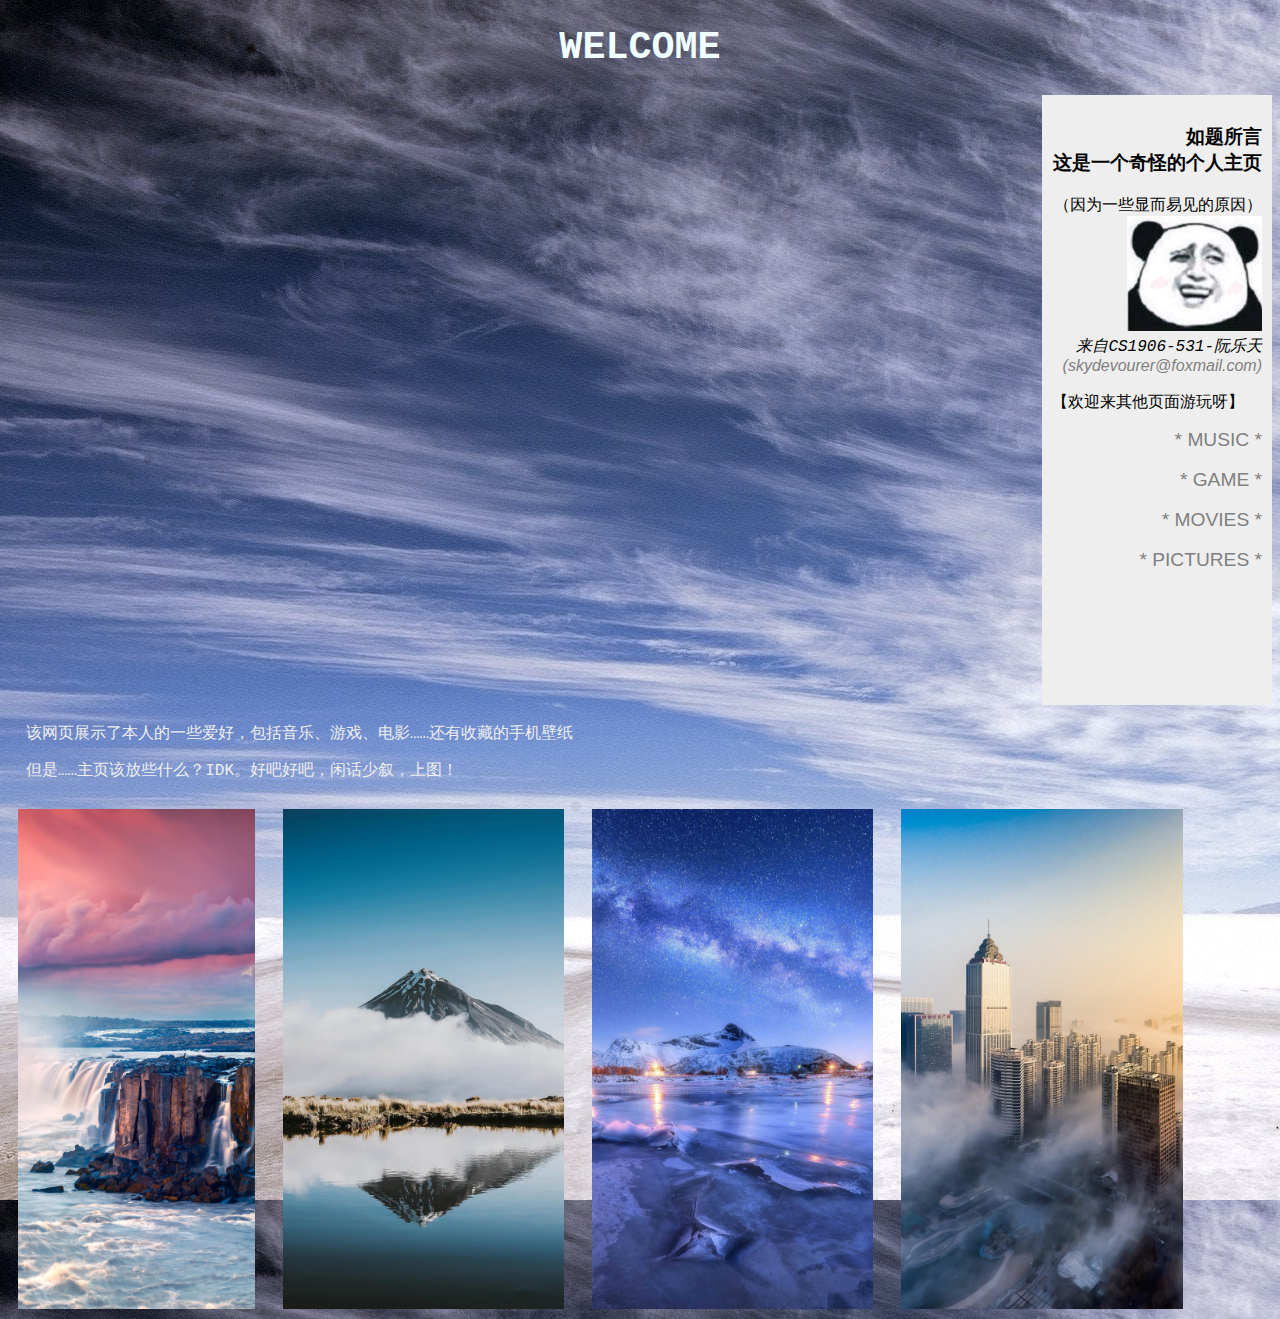
<file: index.htm>
<!DOCTYPE html>
<html>
<head>
    <meta charset="utf-8">
    <title>奇怪的个人主页</title>
    <link rel="stylesheet" type="text/css" href="css/myindex.css">
</head>

<body background="images/bg.jpg">
    <div id="heade">
        <h1>WELCOME</h1>
    </div>
    <div id="headf">
        <h3>如题所言</br>这是一个奇怪的个人主页</h3>
        （因为一些显而易见的原因）
        <img src="images/1.jpg" height="115px">
        <address>来自CS1906-531-阮乐天
            <a href="mailto:skydevourer@foxmail.com">(skydevourer@foxmail.com)</a>
        </address>
        <p align="left">【欢迎来其他页面游玩呀】</p>
        <a href="web/music.htm" title="沉默的私人FM" class="otherpages">* MUSIC *</a>
        </br></br>
        <a href="web/games.htm" title="Time for game" class="otherpages">* GAME *</a>
        </br></br>
        <a href="web/movies.htm" title="个人电影榜单Top5" class="otherpages">* MOVIES *</a>
        </br></br>
        <a href="web/pics.htm" title="我收藏的精美壁纸" class="otherpages">* PICTURES *</a>
    </div>
    <div id="tex">
        <p>&emsp;该网页展示了本人的一些爱好，包括音乐、游戏、电影……还有收藏的手机壁纸</p>
        <p>&emsp;但是……主页该放些什么？IDK。好吧好吧，闲话少叙，上图！</p>
    </div>
    <div id="pic">
        <img src="images/bigpicture_01_7.jpg" class="pichover" title="你以为这些图片可以点吗？做不到的">
        &emsp;&nbsp;
        <img src="images/magazine-unlock-01-2.3.1371-_C5CAEBE4F47D90B66C8046BD626B40BE.jpg" class="pichover"
            title="虽然它们会放大">
        &emsp;&nbsp;
        <img src="images/magazine-unlock-01-2.3.1375-_a4778718f89846e6bd6e83beb5d1c046.jpg" class="pichover"
            title="甚至还有框">
        &emsp;&nbsp;
        <img src="images/magazine-unlock-01-2.3.1383-_522fec84070d4cb28197c0b5ef9f2a61.jpg" class="pichover"
            title="但是他们并不是链接">
    </div>
</body>
</html>
</file>
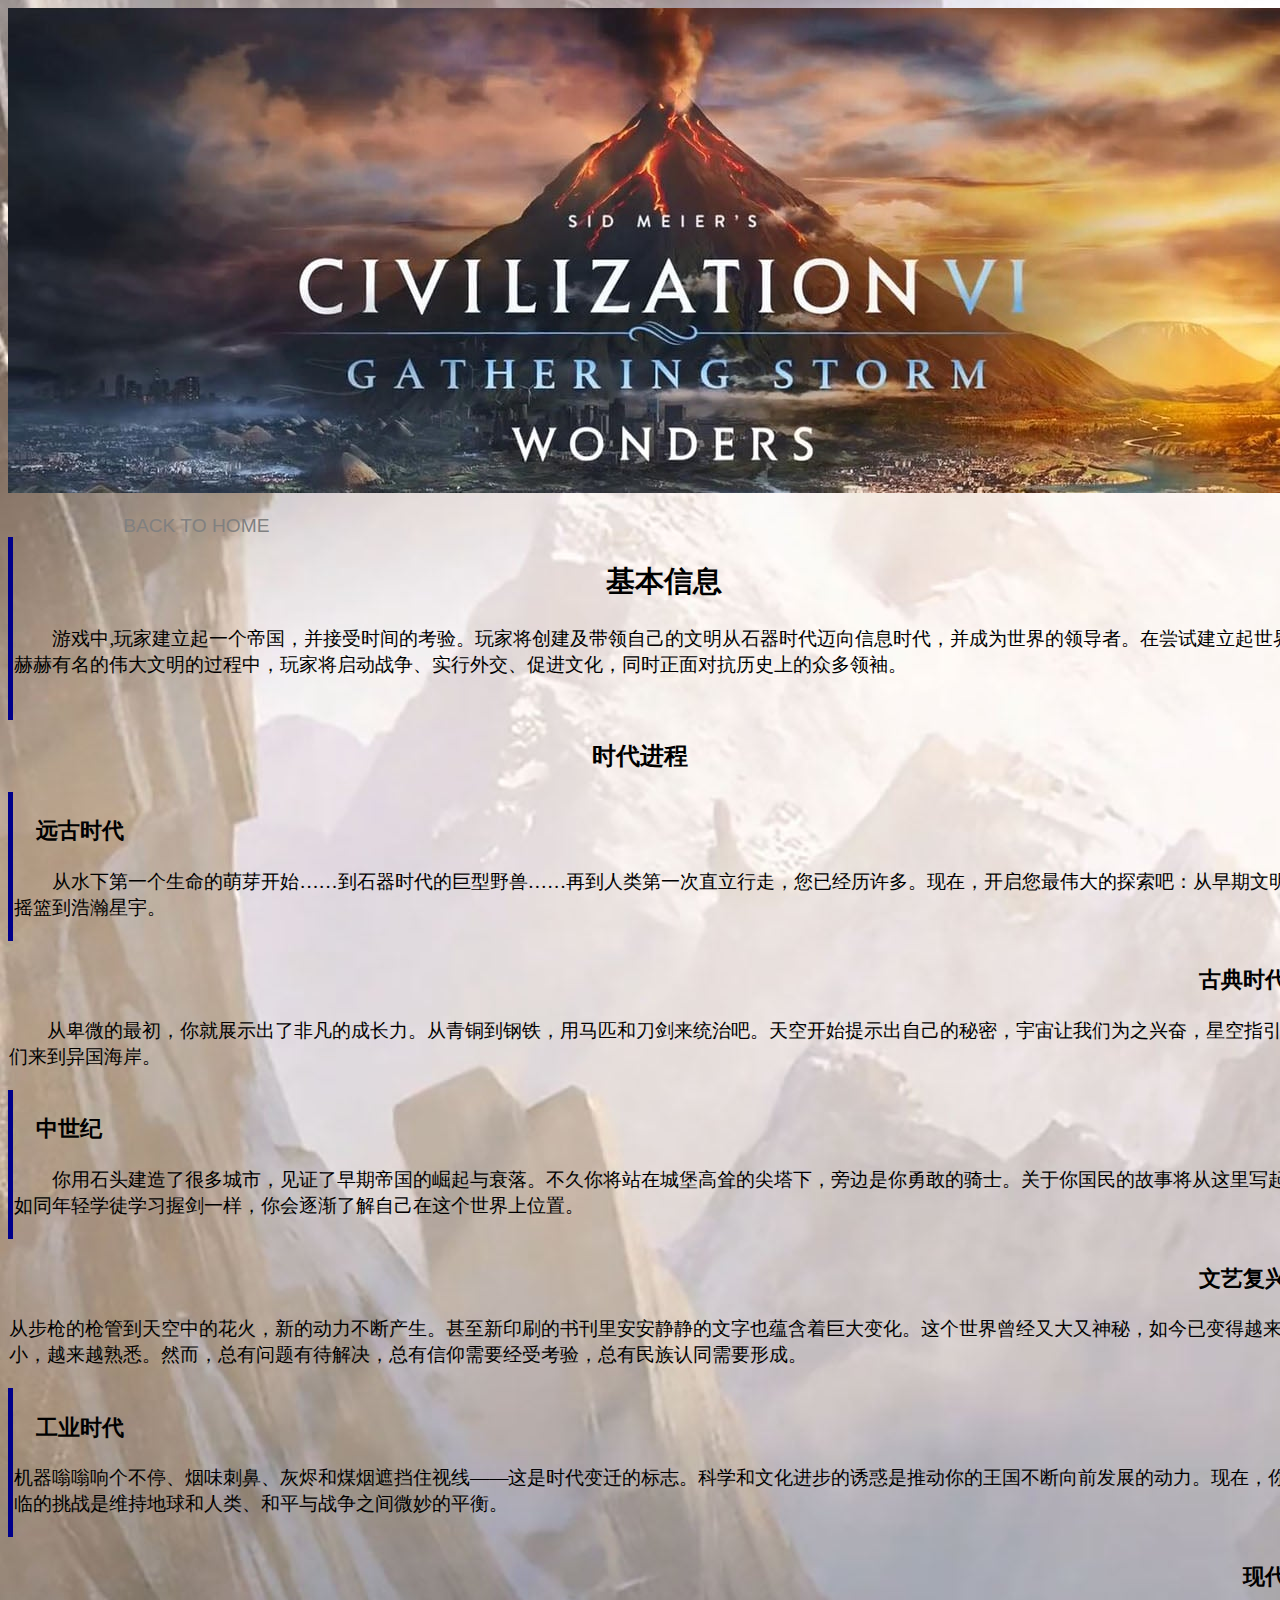
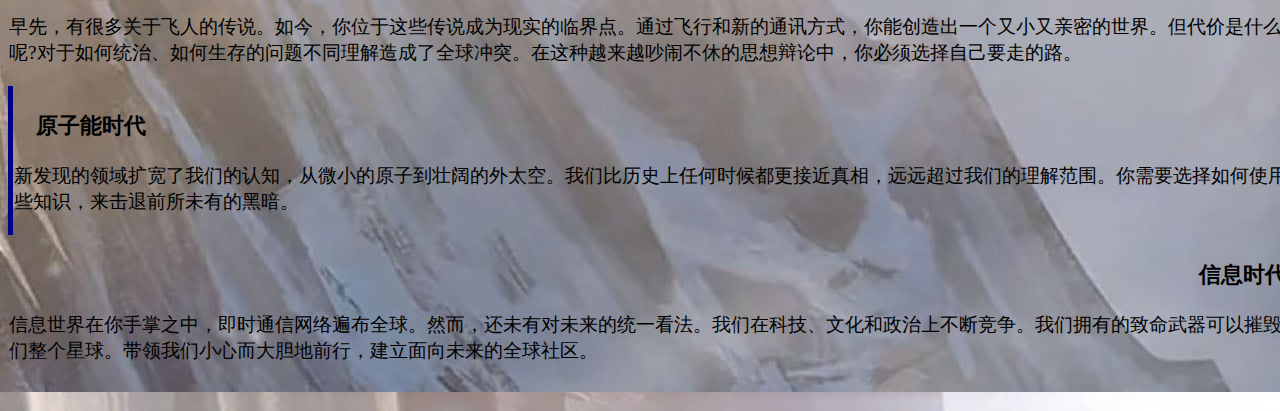
<file: web/games.htm>
<!DOCTYPE html>
<html>

<head>
    <meta charset="utf-8">
    <title>Time for game</title>
    <link rel="stylesheet" type="text/css" href="../css/mygame.css">
</head>

<body>
    <div class="one">
        <img src="../images/covolization.jpg">
    </div>
    </br>
    <a href="../index.htm">&emsp;&emsp;&emsp;&emsp;&emsp;&emsp;BACK TO HOME</a>
    </br>
    <div class="two">

        <h2 align="center">基本信息</h2>

        <p>&emsp;&emsp;游戏中,玩家建立起一个帝国，并接受时间的考验。玩家将创建及带领自己的文明从石器时代迈向信息时代，并成为世界的领导者。在尝试建立起世界上赫赫有名的伟大文明的过程中，玩家将启动战争、实行外交、促进文化，同时正面对抗历史上的众多领袖。
        </p>
        </br>
    </div>
    <div>
        <h2 class="pr">时代进程</h2>
        <div class="two">
            <p>
                <h3 align="left">&emsp;远古时代</h3>
            </p>
            <p>
                &emsp;&emsp;从水下第一个生命的萌芽开始……到石器时代的巨型野兽……再到人类第一次直立行走，您已经历许多。现在，开启您最伟大的探索吧：从早期文明的摇篮到浩瀚星宇。
            </p>
        </div>
        <div class="three">
            <h3 align="right">
                古典时代&emsp;
            </h3>
            <p>
                &emsp;&emsp;从卑微的最初，你就展示出了非凡的成长力。从青铜到钢铁，用马匹和刀剑来统治吧。天空开始提示出自己的秘密，宇宙让我们为之兴奋，星空指引我们来到异国海岸。
            </p>
        </div>
        <div class="two">
            <h3 align="left">
                &emsp;中世纪
            </h3>
            <p>
                &emsp;&emsp;你用石头建造了很多城市，见证了早期帝国的崛起与衰落。不久你将站在城堡高耸的尖塔下，旁边是你勇敢的骑士。关于你国民的故事将从这里写起。如同年轻学徒学习握剑一样，你会逐渐了解自己在这个世界上位置。
            </p>
        </div>
        <div class="three">
            <h3 align="right">
                文艺复兴&emsp;
            </h3>
            <p>
                从步枪的枪管到天空中的花火，新的动力不断产生。甚至新印刷的书刊里安安静静的文字也蕴含着巨大变化。这个世界曾经又大又神秘，如今已变得越来越小，越来越熟悉。然而，总有问题有待解决，总有信仰需要经受考验，总有民族认同需要形成。
            </p>
        </div>
        <div class="two">
            <h3 align="left">
                &emsp;工业时代
            </h3>
            <p>
                机器嗡嗡响个不停、烟味刺鼻、灰烬和煤烟遮挡住视线——这是时代变迁的标志。科学和文化进步的诱惑是推动你的王国不断向前发展的动力。现在，你面临的挑战是维持地球和人类、和平与战争之间微妙的平衡。
            </p>
        </div>
        <div class="three">
            <h3 align="right">
                现代&emsp;
            </h3>
            <p>
                早先，有很多关于飞人的传说。如今，你位于这些传说成为现实的临界点。通过飞行和新的通讯方式，你能创造出一个又小又亲密的世界。但代价是什么呢?对于如何统治、如何生存的问题不同理解造成了全球冲突。在这种越来越吵闹不休的思想辩论中，你必须选择自己要走的路。
            </p>
        </div>
        <div class="two">
            <h3 align="left">
                &emsp;原子能时代
            </h3>
            <p>
                新发现的领域扩宽了我们的认知，从微小的原子到壮阔的外太空。我们比历史上任何时候都更接近真相，远远超过我们的理解范围。你需要选择如何使用这些知识，来击退前所未有的黑暗。
            </p>
        </div>
        <div class="three">
            <h3 align="right">
                信息时代&emsp;
            </h3>
            <p>
                信息世界在你手掌之中，即时通信网络遍布全球。然而，还未有对未来的统一看法。我们在科技、文化和政治上不断竞争。我们拥有的致命武器可以摧毁我们整个星球。带领我们小心而大胆地前行，建立面向未来的全球社区。
            </p>

        </div>
    </div>
    </br>
</body>

</html>
</file>
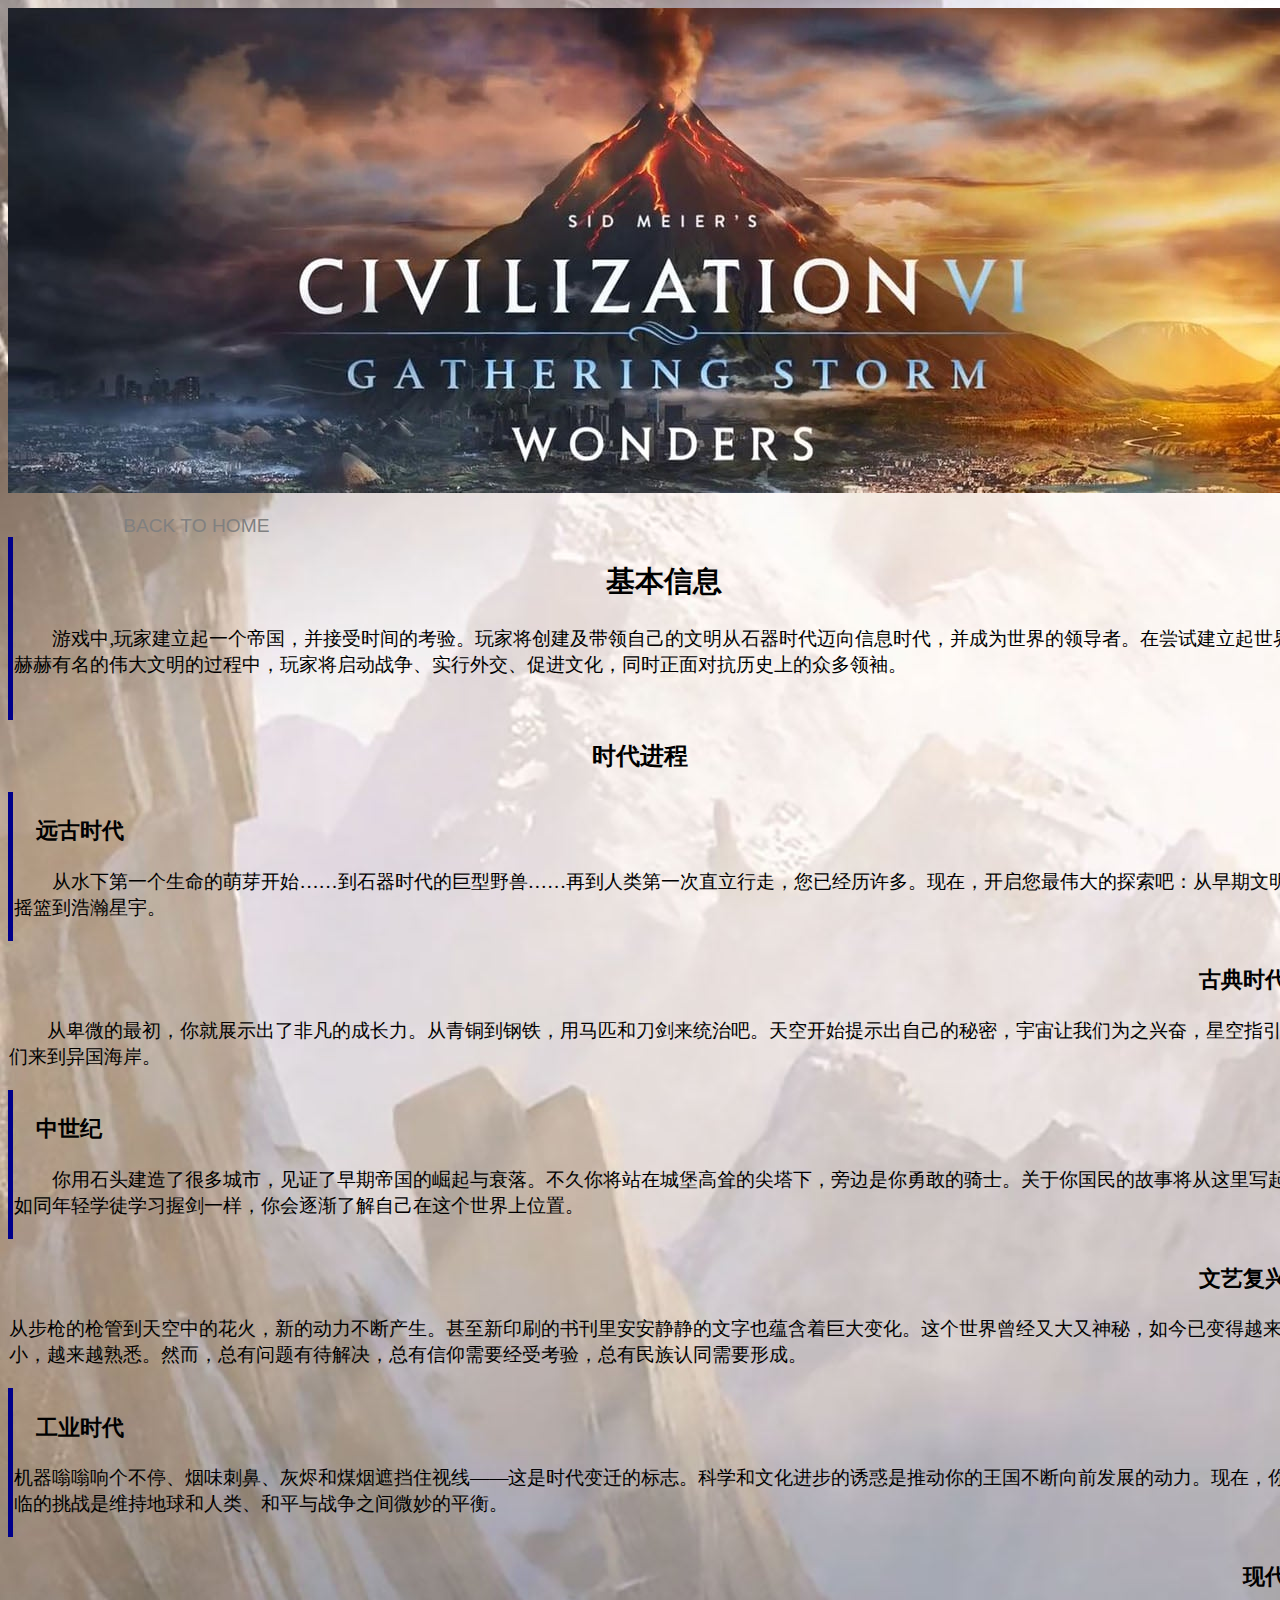
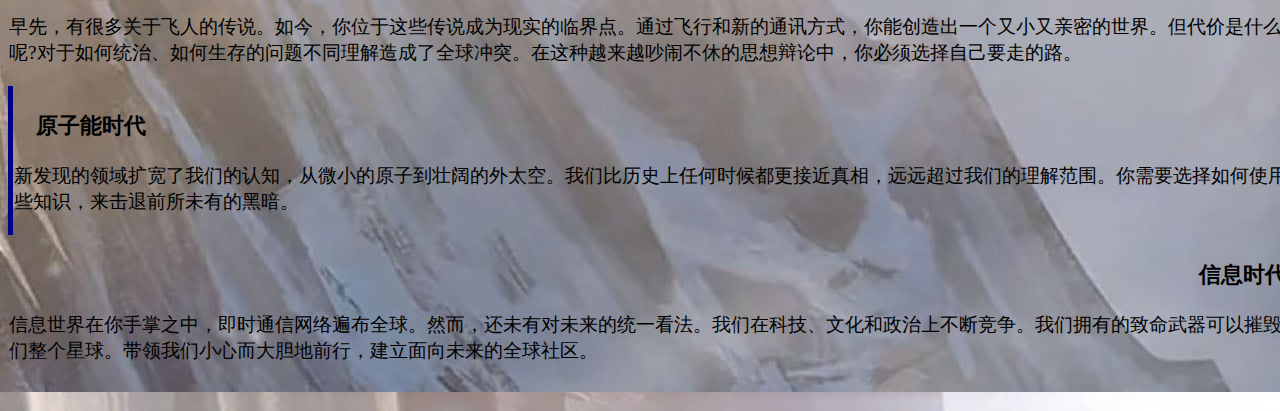
<file: web/games.html>
<!DOCTYPE html>
<html>

<head>
    <meta charset="utf-8">
    <title>Time for game</title>
    <link rel="stylesheet" type="text/css" href="../css/mygame.css">
</head>

<body>
    <div class="one">
        <img src="../images/covolization.jpg">
    </div>
    </br>
    <a href="../index.html">&emsp;&emsp;&emsp;&emsp;&emsp;&emsp;BACK TO HOME</a>
    </br>
    <div class="two">

        <h2 align="center">基本信息</h2>

        <p>&emsp;&emsp;游戏中,玩家建立起一个帝国，并接受时间的考验。玩家将创建及带领自己的文明从石器时代迈向信息时代，并成为世界的领导者。在尝试建立起世界上赫赫有名的伟大文明的过程中，玩家将启动战争、实行外交、促进文化，同时正面对抗历史上的众多领袖。
        </p>
        </br>
    </div>
    <div>
        <h2 class="pr">时代进程</h2>
        <div class="two">
            <p>
                <h3 align="left">&emsp;远古时代</h3>
            </p>
            <p>
                &emsp;&emsp;从水下第一个生命的萌芽开始……到石器时代的巨型野兽……再到人类第一次直立行走，您已经历许多。现在，开启您最伟大的探索吧：从早期文明的摇篮到浩瀚星宇。
            </p>
        </div>
        <div class="three">
            <h3 align="right">
                古典时代&emsp;
            </h3>
            <p>
                &emsp;&emsp;从卑微的最初，你就展示出了非凡的成长力。从青铜到钢铁，用马匹和刀剑来统治吧。天空开始提示出自己的秘密，宇宙让我们为之兴奋，星空指引我们来到异国海岸。
            </p>
        </div>
        <div class="two">
            <h3 align="left">
                &emsp;中世纪
            </h3>
            <p>
                &emsp;&emsp;你用石头建造了很多城市，见证了早期帝国的崛起与衰落。不久你将站在城堡高耸的尖塔下，旁边是你勇敢的骑士。关于你国民的故事将从这里写起。如同年轻学徒学习握剑一样，你会逐渐了解自己在这个世界上位置。
            </p>
        </div>
        <div class="three">
            <h3 align="right">
                文艺复兴&emsp;
            </h3>
            <p>
                从步枪的枪管到天空中的花火，新的动力不断产生。甚至新印刷的书刊里安安静静的文字也蕴含着巨大变化。这个世界曾经又大又神秘，如今已变得越来越小，越来越熟悉。然而，总有问题有待解决，总有信仰需要经受考验，总有民族认同需要形成。
            </p>
        </div>
        <div class="two">
            <h3 align="left">
                &emsp;工业时代
            </h3>
            <p>
                机器嗡嗡响个不停、烟味刺鼻、灰烬和煤烟遮挡住视线——这是时代变迁的标志。科学和文化进步的诱惑是推动你的王国不断向前发展的动力。现在，你面临的挑战是维持地球和人类、和平与战争之间微妙的平衡。
            </p>
        </div>
        <div class="three">
            <h3 align="right">
                现代&emsp;
            </h3>
            <p>
                早先，有很多关于飞人的传说。如今，你位于这些传说成为现实的临界点。通过飞行和新的通讯方式，你能创造出一个又小又亲密的世界。但代价是什么呢?对于如何统治、如何生存的问题不同理解造成了全球冲突。在这种越来越吵闹不休的思想辩论中，你必须选择自己要走的路。
            </p>
        </div>
        <div class="two">
            <h3 align="left">
                &emsp;原子能时代
            </h3>
            <p>
                新发现的领域扩宽了我们的认知，从微小的原子到壮阔的外太空。我们比历史上任何时候都更接近真相，远远超过我们的理解范围。你需要选择如何使用这些知识，来击退前所未有的黑暗。
            </p>
        </div>
        <div class="three">
            <h3 align="right">
                信息时代&emsp;
            </h3>
            <p>
                信息世界在你手掌之中，即时通信网络遍布全球。然而，还未有对未来的统一看法。我们在科技、文化和政治上不断竞争。我们拥有的致命武器可以摧毁我们整个星球。带领我们小心而大胆地前行，建立面向未来的全球社区。
            </p>

        </div>
    </div>
    </br>
</body>

</html>
</file>
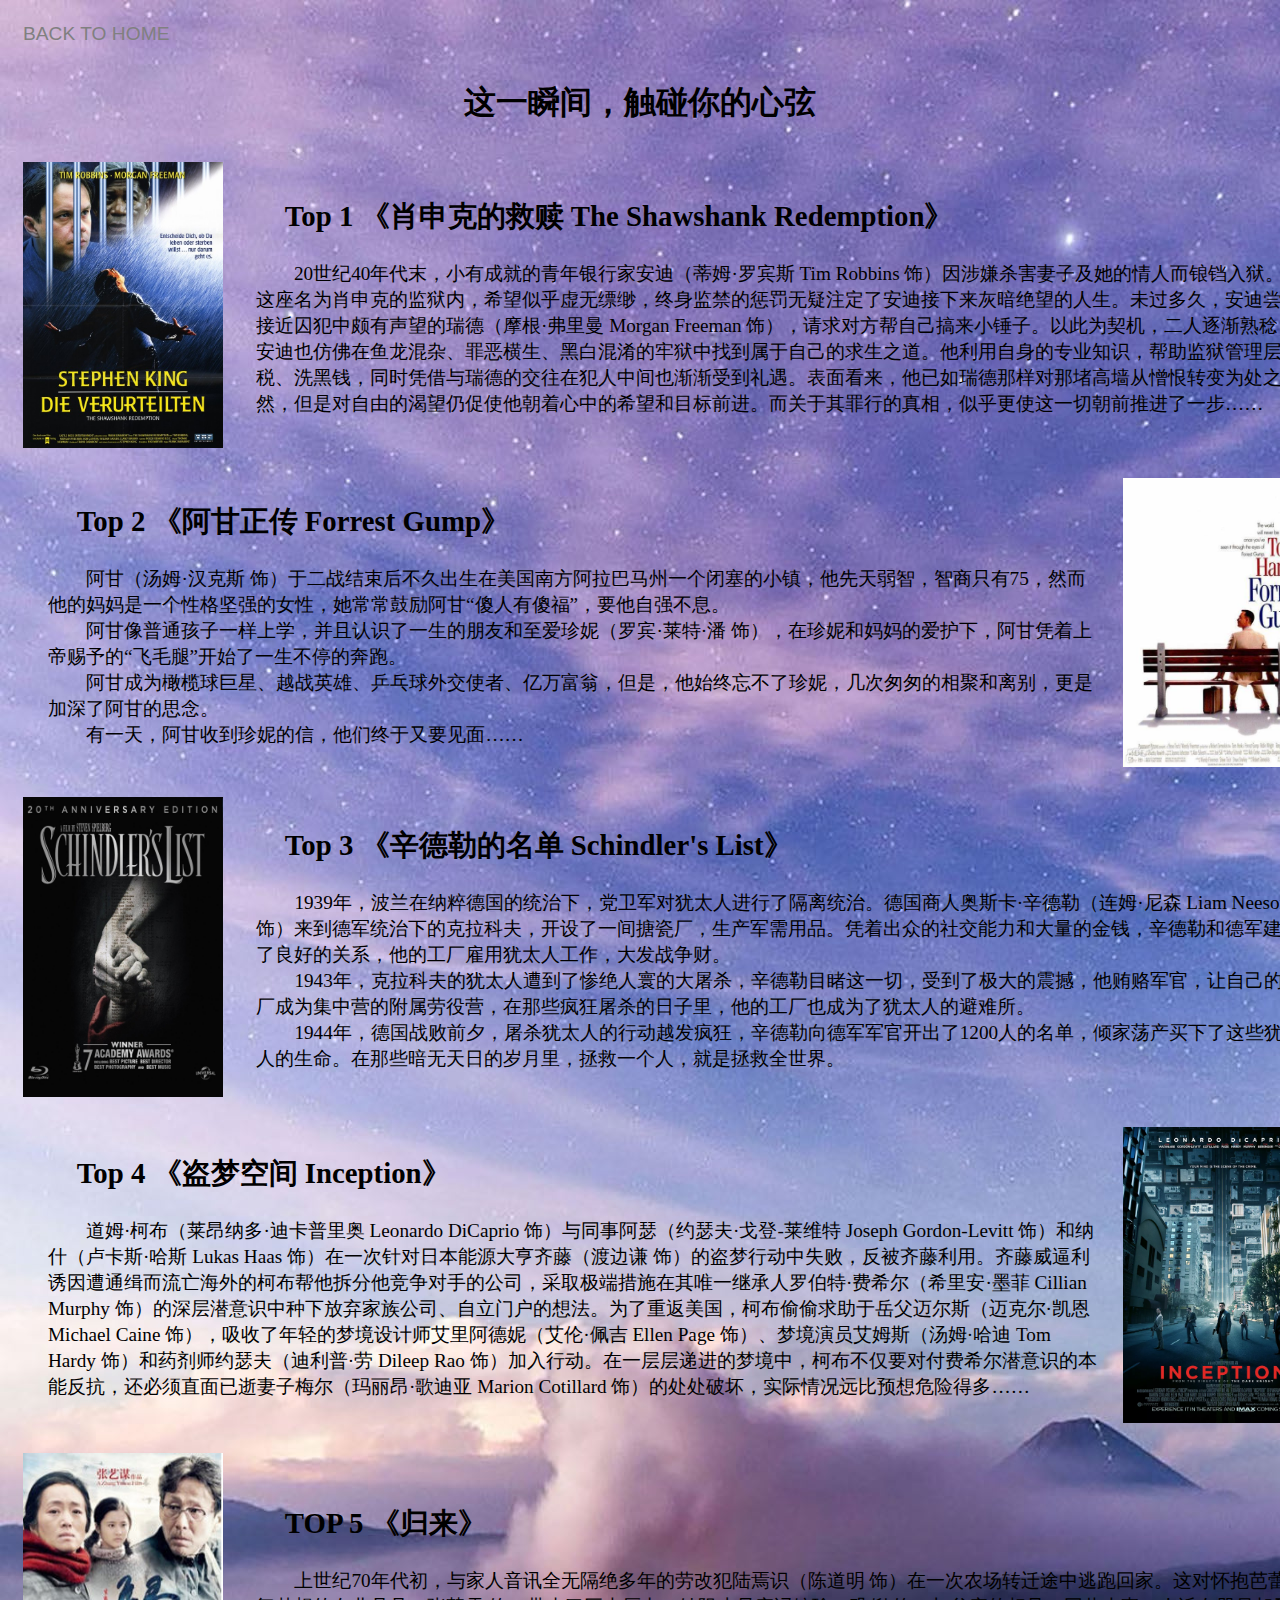
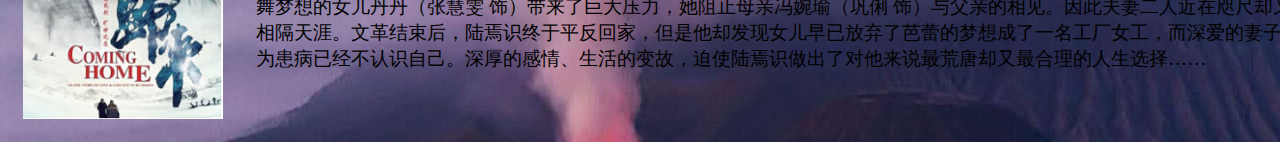
<file: web/movies.htm>
<!DOCTYPE html>
<html>

<head>
    <meta charset="utf-8">
    <title>个人电影榜单Top5</title>
    <link rel="stylesheet" type="text/css" href="../css/mymovies.css">
</head>

<body>
    <div class="one">
        <a href="../index.htm">BACK TO HOME</a>
    </div>
    <div>
        <h1>这一瞬间，触碰你的心弦</h1>
    </div>
    <div class="one">
        <img src="../images/mvp/03.jpg" class="left">
        &emsp;
        <div class="text">
            <h2>&emsp;Top 1 《肖申克的救赎 The Shawshank Redemption》</h2>
            <p>
                　　20世纪40年代末，小有成就的青年银行家安迪（蒂姆·罗宾斯 Tim Robbins
                饰）因涉嫌杀害妻子及她的情人而锒铛入狱。在这座名为肖申克的监狱内，希望似乎虚无缥缈，终身监禁的惩罚无疑注定了安迪接下来灰暗绝望的人生。未过多久，安迪尝试接近囚犯中颇有声望的瑞德（摩根·弗里曼 Morgan
                Freeman
                饰），请求对方帮自己搞来小锤子。以此为契机，二人逐渐熟稔，安迪也仿佛在鱼龙混杂、罪恶横生、黑白混淆的牢狱中找到属于自己的求生之道。他利用自身的专业知识，帮助监狱管理层逃税、洗黑钱，同时凭借与瑞德的交往在犯人中间也渐渐受到礼遇。表面看来，他已如瑞德那样对那堵高墙从憎恨转变为处之泰然，但是对自由的渴望仍促使他朝着心中的希望和目标前进。而关于其罪行的真相，似乎更使这一切朝前推进了一步……
            </p>
        </div>
    </div>
    <div class="one">
        <div class="text">
            <h2>&emsp;Top 2 《阿甘正传 Forrest Gump》</h2>
            <p>
                &emsp;&emsp;阿甘（汤姆·汉克斯 饰）于二战结束后不久出生在美国南方阿拉巴马州一个闭塞的小镇，他先天弱智，智商只有75，然而他的妈妈是一个性格坚强的女性，她常常鼓励阿甘“傻人有傻福”，要他自强不息。
                </br>&emsp;&emsp;阿甘像普通孩子一样上学，并且认识了一生的朋友和至爱珍妮（罗宾·莱特·潘 饰），在珍妮和妈妈的爱护下，阿甘凭着上帝赐予的“飞毛腿”开始了一生不停的奔跑。
                </br>&emsp;&emsp;阿甘成为橄榄球巨星、越战英雄、乒乓球外交使者、亿万富翁，但是，他始终忘不了珍妮，几次匆匆的相聚和离别，更是加深了阿甘的思念。
                </br>&emsp;&emsp;有一天，阿甘收到珍妮的信，他们终于又要见面……
            </p>
        </div>
        <img src="../images/mvp/02.jpg" class="right">
    </div>
    <div class="one">
        <img src="../images/mvp/04.jpg" class="left">
        &emsp;
        <div class="text">
            <h2>&emsp;Top 3 《辛德勒的名单 Schindler's List》</h2>
            <p>
                &emsp;&emsp;1939年，波兰在纳粹德国的统治下，党卫军对犹太人进行了隔离统治。德国商人奥斯卡·辛德勒（连姆·尼森 Liam Neeson
                饰）来到德军统治下的克拉科夫，开设了一间搪瓷厂，生产军需用品。凭着出众的社交能力和大量的金钱，辛德勒和德军建立了良好的关系，他的工厂雇用犹太人工作，大发战争财。
                　　</br>&emsp;&emsp;1943年，克拉科夫的犹太人遭到了惨绝人寰的大屠杀，辛德勒目睹这一切，受到了极大的震撼，他贿赂军官，让自己的工厂成为集中营的附属劳役营，在那些疯狂屠杀的日子里，他的工厂也成为了犹太人的避难所。
                　　</br>&emsp;&emsp;1944年，德国战败前夕，屠杀犹太人的行动越发疯狂，辛德勒向德军军官开出了1200人的名单，倾家荡产买下了这些犹太人的生命。在那些暗无天日的岁月里，拯救一个人，就是拯救全世界。
            </p>
        </div>
    </div>
    <div class="one">
        <div class="text">
            <h2>&emsp;Top 4 《盗梦空间 Inception》</h2>
            <p>
                　　道姆·柯布（莱昂纳多·迪卡普里奥 Leonardo DiCaprio 饰）与同事阿瑟（约瑟夫·戈登-莱维特 Joseph Gordon-Levitt 饰）和纳什（卢卡斯·哈斯 Lukas Haas
                饰）在一次针对日本能源大亨齐藤（渡边谦 饰）的盗梦行动中失败，反被齐藤利用。齐藤威逼利诱因遭通缉而流亡海外的柯布帮他拆分他竞争对手的公司，采取极端措施在其唯一继承人罗伯特·费希尔（希里安·墨菲 Cillian
                Murphy 饰）的深层潜意识中种下放弃家族公司、自立门户的想法。为了重返美国，柯布偷偷求助于岳父迈尔斯（迈克尔·凯恩 Michael Caine 饰），吸收了年轻的梦境设计师艾里阿德妮（艾伦·佩吉
                Ellen Page 饰）、梦境演员艾姆斯（汤姆·哈迪 Tom Hardy 饰）和药剂师约瑟夫（迪利普·劳 Dileep Rao
                饰）加入行动。在一层层递进的梦境中，柯布不仅要对付费希尔潜意识的本能反抗，还必须直面已逝妻子梅尔（玛丽昂·歌迪亚 Marion Cotillard 饰）的处处破坏，实际情况远比预想危险得多……
            </p>
        </div>
        <img src="../images/mvp/05.jpg" class="right">
    </div>
    <div class="one">

        <img src="../images/mvp/01.jpg" class="left">
        &emsp;
        <div class="text">
            <h2>&emsp;TOP 5 《归来》</h2>
            <p>&emsp;&emsp;上世纪70年代初，与家人音讯全无隔绝多年的劳改犯陆焉识（陈道明 饰）在一次农场转迁途中逃跑回家。这对怀抱芭蕾舞梦想的女儿丹丹（张慧雯 饰）带来了巨大压力，她阻止母亲冯婉瑜（巩俐
                饰）与父亲的相见。因此夫妻二人近在咫尺却又相隔天涯。文革结束后，陆焉识终于平反回家，但是他却发现女儿早已放弃了芭蕾的梦想成了一名工厂女工，而深爱的妻子因为患病已经不认识自己。深厚的感情、生活的变故，迫使陆焉识做出了对他来说最荒唐却又最合理的人生选择……
            </p>
        </div>
    </div>



</body>

</html>
</file>
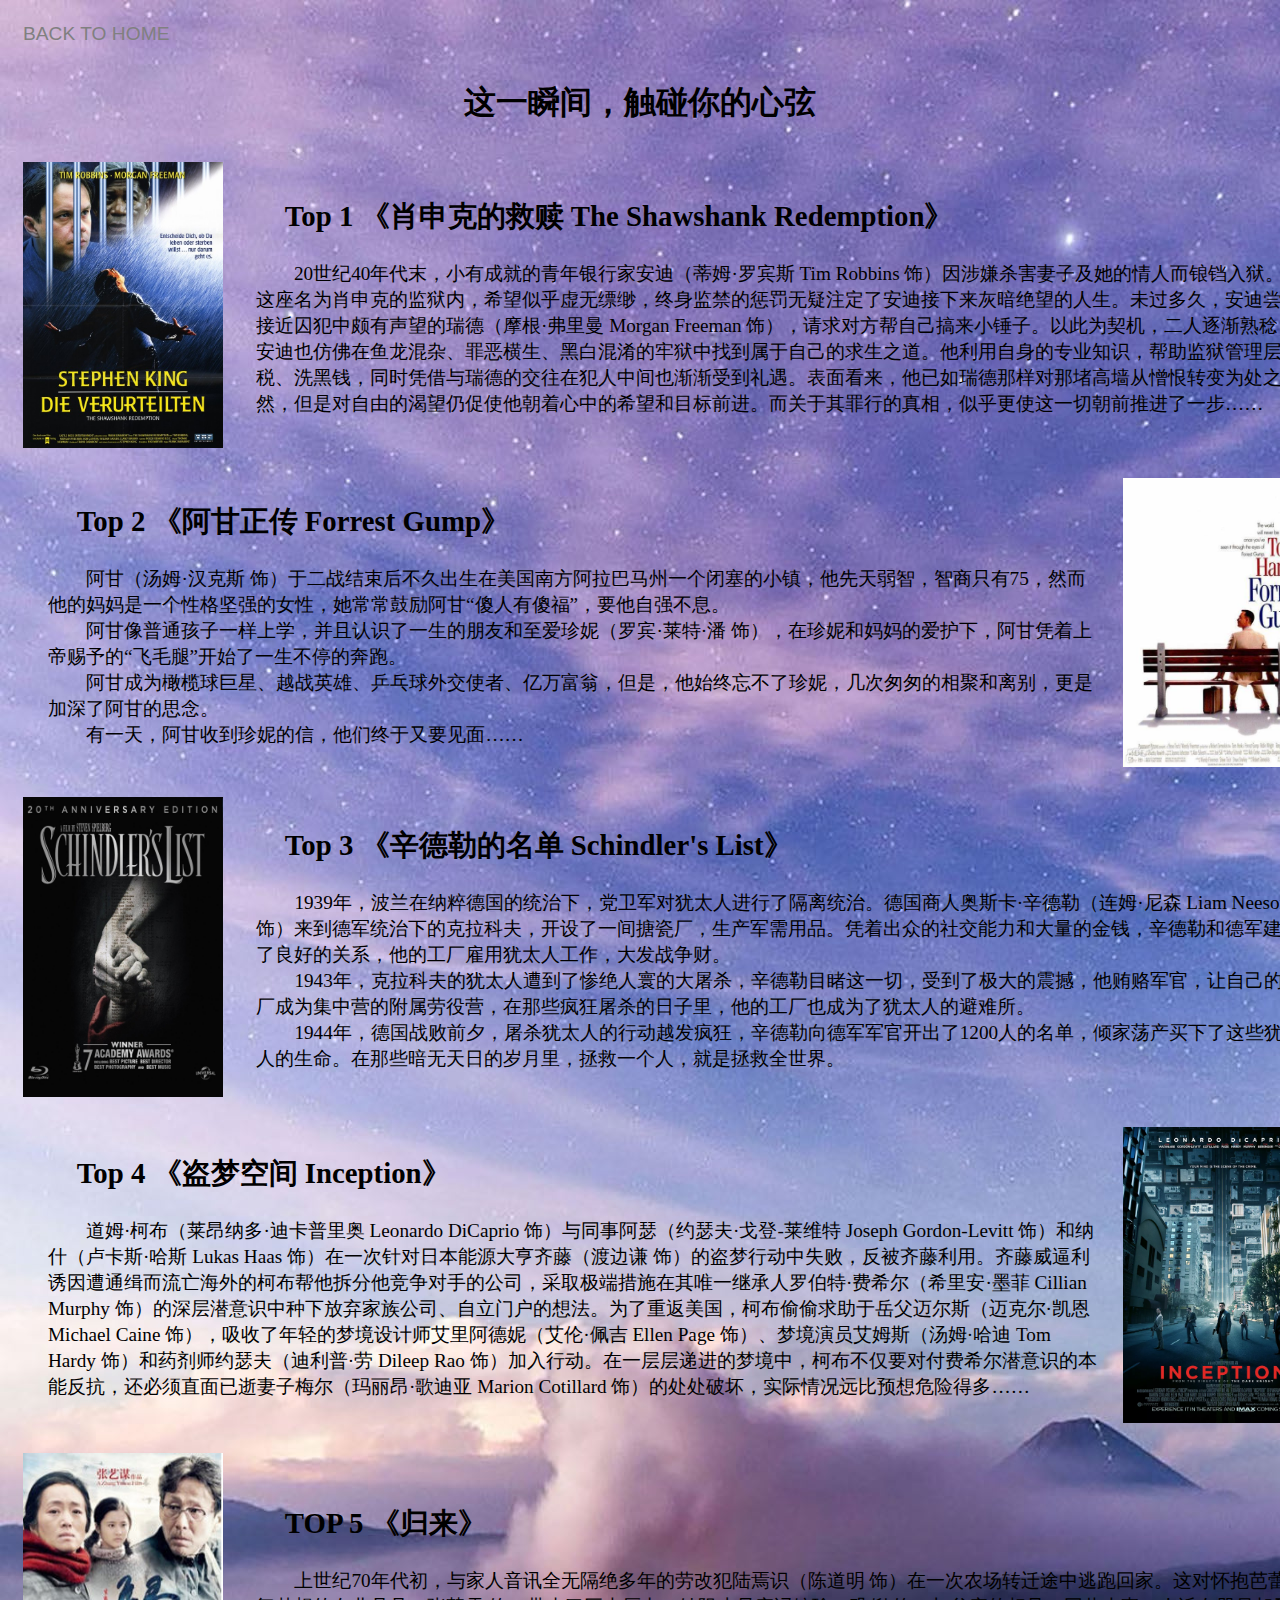
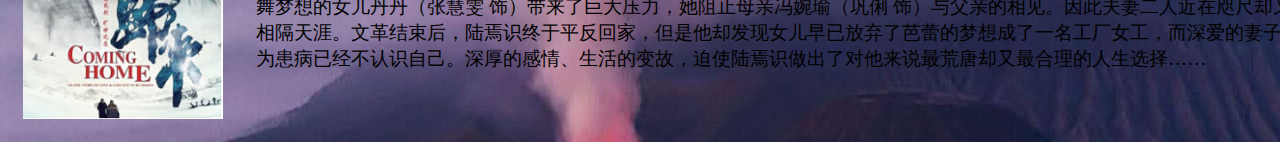
<file: web/movies.html>
<!DOCTYPE html>
<html>

<head>
    <meta charset="utf-8">
    <title>个人电影榜单Top5</title>
    <link rel="stylesheet" type="text/css" href="../css/mymovies.css">
</head>

<body>
    <div class="one">
        <a href="../index.html">BACK TO HOME</a>
    </div>
    <div>
        <h1>这一瞬间，触碰你的心弦</h1>
    </div>
    <div class="one">
        <img src="../images/mvp/03.jpg" class="left">
        &emsp;
        <div class="text">
            <h2>&emsp;Top 1 《肖申克的救赎 The Shawshank Redemption》</h2>
            <p>
                　　20世纪40年代末，小有成就的青年银行家安迪（蒂姆·罗宾斯 Tim Robbins
                饰）因涉嫌杀害妻子及她的情人而锒铛入狱。在这座名为肖申克的监狱内，希望似乎虚无缥缈，终身监禁的惩罚无疑注定了安迪接下来灰暗绝望的人生。未过多久，安迪尝试接近囚犯中颇有声望的瑞德（摩根·弗里曼 Morgan
                Freeman
                饰），请求对方帮自己搞来小锤子。以此为契机，二人逐渐熟稔，安迪也仿佛在鱼龙混杂、罪恶横生、黑白混淆的牢狱中找到属于自己的求生之道。他利用自身的专业知识，帮助监狱管理层逃税、洗黑钱，同时凭借与瑞德的交往在犯人中间也渐渐受到礼遇。表面看来，他已如瑞德那样对那堵高墙从憎恨转变为处之泰然，但是对自由的渴望仍促使他朝着心中的希望和目标前进。而关于其罪行的真相，似乎更使这一切朝前推进了一步……
            </p>
        </div>
    </div>
    <div class="one">
        <div class="text">
            <h2>&emsp;Top 2 《阿甘正传 Forrest Gump》</h2>
            <p>
                &emsp;&emsp;阿甘（汤姆·汉克斯 饰）于二战结束后不久出生在美国南方阿拉巴马州一个闭塞的小镇，他先天弱智，智商只有75，然而他的妈妈是一个性格坚强的女性，她常常鼓励阿甘“傻人有傻福”，要他自强不息。
                </br>&emsp;&emsp;阿甘像普通孩子一样上学，并且认识了一生的朋友和至爱珍妮（罗宾·莱特·潘 饰），在珍妮和妈妈的爱护下，阿甘凭着上帝赐予的“飞毛腿”开始了一生不停的奔跑。
                </br>&emsp;&emsp;阿甘成为橄榄球巨星、越战英雄、乒乓球外交使者、亿万富翁，但是，他始终忘不了珍妮，几次匆匆的相聚和离别，更是加深了阿甘的思念。
                </br>&emsp;&emsp;有一天，阿甘收到珍妮的信，他们终于又要见面……
            </p>
        </div>
        <img src="../images/mvp/02.jpg" class="right">
    </div>
    <div class="one">
        <img src="../images/mvp/04.jpg" class="left">
        &emsp;
        <div class="text">
            <h2>&emsp;Top 3 《辛德勒的名单 Schindler's List》</h2>
            <p>
                &emsp;&emsp;1939年，波兰在纳粹德国的统治下，党卫军对犹太人进行了隔离统治。德国商人奥斯卡·辛德勒（连姆·尼森 Liam Neeson
                饰）来到德军统治下的克拉科夫，开设了一间搪瓷厂，生产军需用品。凭着出众的社交能力和大量的金钱，辛德勒和德军建立了良好的关系，他的工厂雇用犹太人工作，大发战争财。
                　　</br>&emsp;&emsp;1943年，克拉科夫的犹太人遭到了惨绝人寰的大屠杀，辛德勒目睹这一切，受到了极大的震撼，他贿赂军官，让自己的工厂成为集中营的附属劳役营，在那些疯狂屠杀的日子里，他的工厂也成为了犹太人的避难所。
                　　</br>&emsp;&emsp;1944年，德国战败前夕，屠杀犹太人的行动越发疯狂，辛德勒向德军军官开出了1200人的名单，倾家荡产买下了这些犹太人的生命。在那些暗无天日的岁月里，拯救一个人，就是拯救全世界。
            </p>
        </div>
    </div>
    <div class="one">
        <div class="text">
            <h2>&emsp;Top 4 《盗梦空间 Inception》</h2>
            <p>
                　　道姆·柯布（莱昂纳多·迪卡普里奥 Leonardo DiCaprio 饰）与同事阿瑟（约瑟夫·戈登-莱维特 Joseph Gordon-Levitt 饰）和纳什（卢卡斯·哈斯 Lukas Haas
                饰）在一次针对日本能源大亨齐藤（渡边谦 饰）的盗梦行动中失败，反被齐藤利用。齐藤威逼利诱因遭通缉而流亡海外的柯布帮他拆分他竞争对手的公司，采取极端措施在其唯一继承人罗伯特·费希尔（希里安·墨菲 Cillian
                Murphy 饰）的深层潜意识中种下放弃家族公司、自立门户的想法。为了重返美国，柯布偷偷求助于岳父迈尔斯（迈克尔·凯恩 Michael Caine 饰），吸收了年轻的梦境设计师艾里阿德妮（艾伦·佩吉
                Ellen Page 饰）、梦境演员艾姆斯（汤姆·哈迪 Tom Hardy 饰）和药剂师约瑟夫（迪利普·劳 Dileep Rao
                饰）加入行动。在一层层递进的梦境中，柯布不仅要对付费希尔潜意识的本能反抗，还必须直面已逝妻子梅尔（玛丽昂·歌迪亚 Marion Cotillard 饰）的处处破坏，实际情况远比预想危险得多……
            </p>
        </div>
        <img src="../images/mvp/05.jpg" class="right">
    </div>
    <div class="one">

        <img src="../images/mvp/01.jpg" class="left">
        &emsp;
        <div class="text">
            <h2>&emsp;TOP 5 《归来》</h2>
            <p>&emsp;&emsp;上世纪70年代初，与家人音讯全无隔绝多年的劳改犯陆焉识（陈道明 饰）在一次农场转迁途中逃跑回家。这对怀抱芭蕾舞梦想的女儿丹丹（张慧雯 饰）带来了巨大压力，她阻止母亲冯婉瑜（巩俐
                饰）与父亲的相见。因此夫妻二人近在咫尺却又相隔天涯。文革结束后，陆焉识终于平反回家，但是他却发现女儿早已放弃了芭蕾的梦想成了一名工厂女工，而深爱的妻子因为患病已经不认识自己。深厚的感情、生活的变故，迫使陆焉识做出了对他来说最荒唐却又最合理的人生选择……
            </p>
        </div>
    </div>



</body>

</html>
</file>
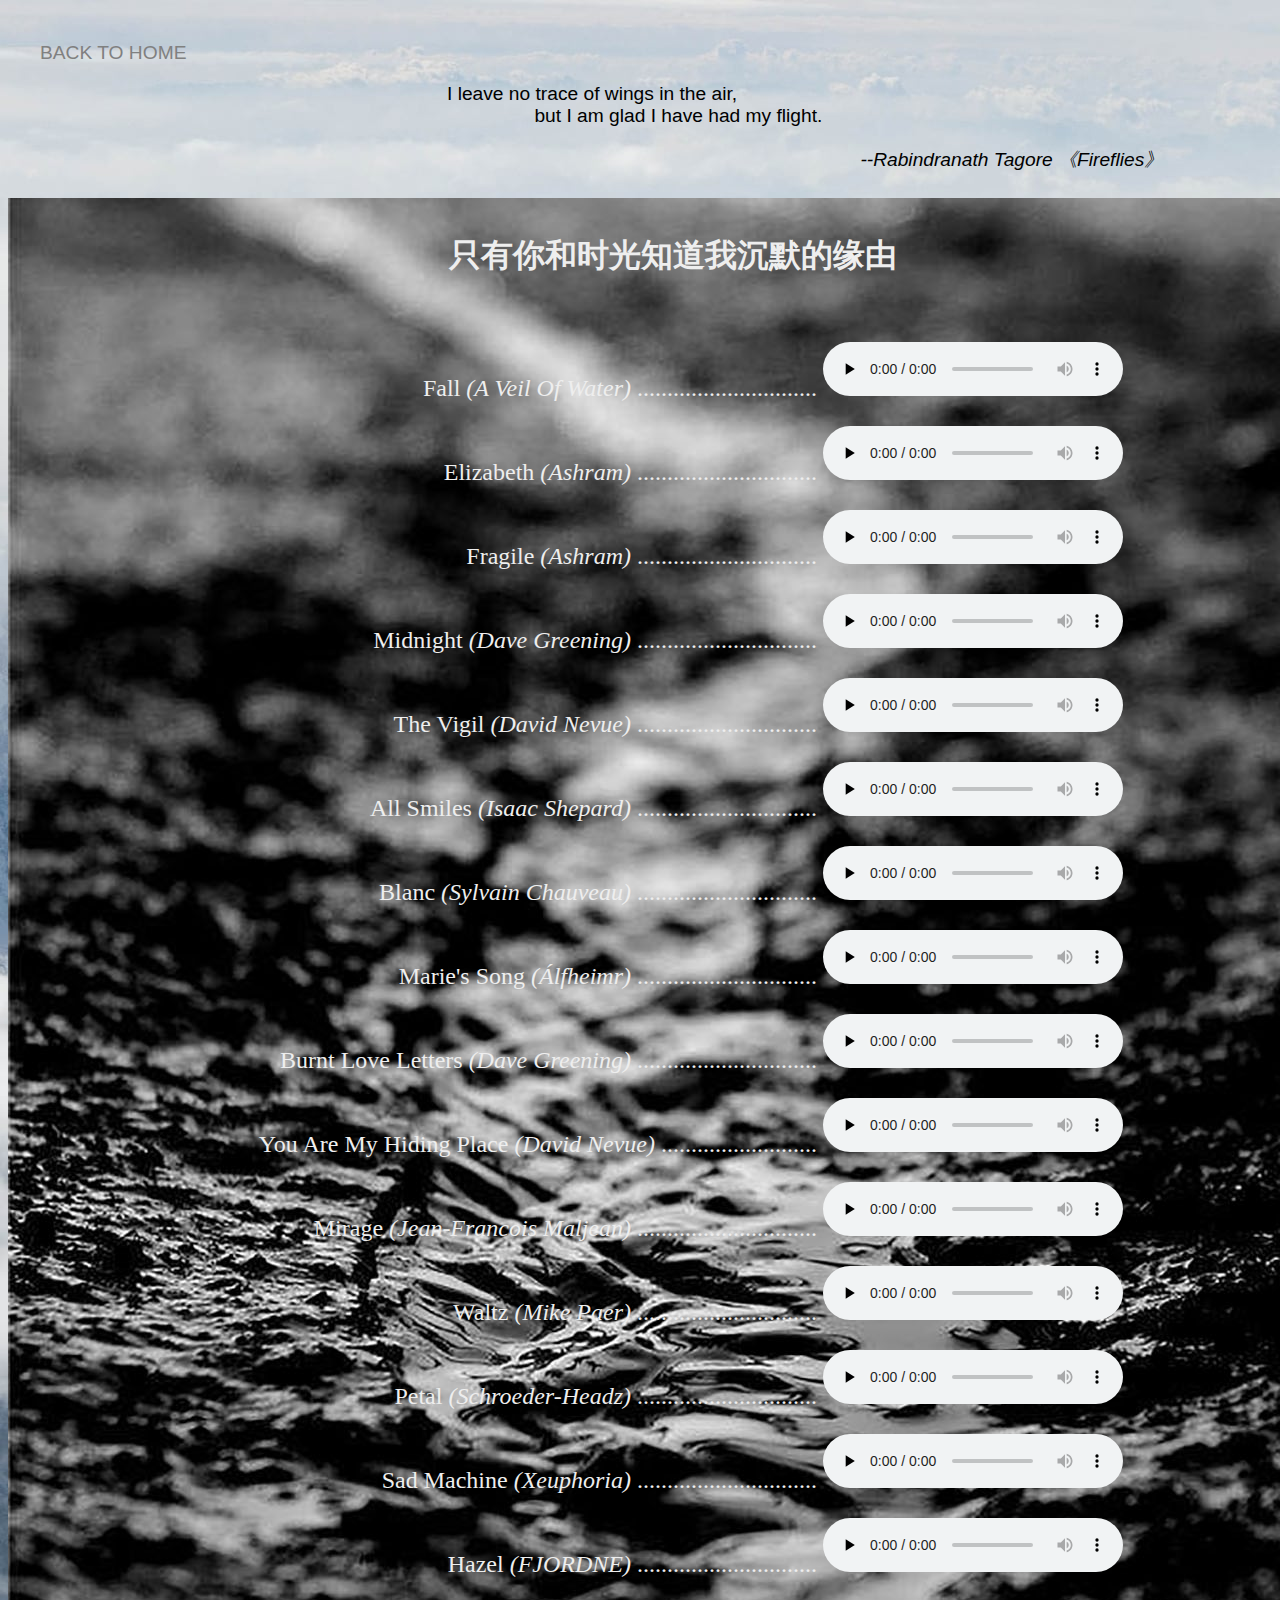
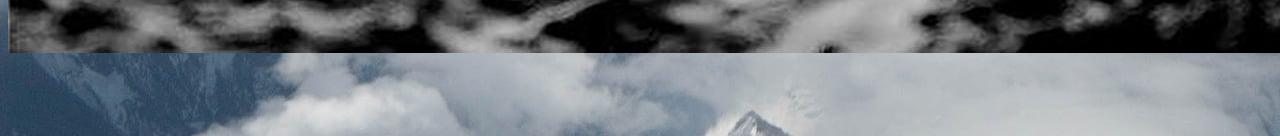
<file: web/music.html>
<!DOCTYPE html>
<html>

<head>
    <meta charset="utf-8">
    <title>沉默的私人FM</title>
    <link rel="stylesheet" type="text/css" href="../css/mymusic.css">
</head>

<body>
    <div class="two">
        <p align="left"><a href="../index.html">BACK TO HOME</a></p>
        <p>
            I leave no trace of wings in the air,&emsp;&emsp;&emsp;&emsp;&emsp;</br>
            &emsp;&emsp;&emsp;&emsp;but I am glad I have had my flight.
        </p>
        <p align="right">
            <i>--Rabindranath Tagore 《Fireflies》&emsp;&emsp;&emsp;&emsp;</i>
            </br></br>
        </p>
    </div>
    <div class="one">
        <h1>只有你和时光知道我沉默的缘由</h1>
        </br>
        <div class="music">
            <p>
                Fall <i>(A Veil Of Water)</i>
                ..............................
                <audio preload="none" src="../music/A Veil Of Water - Fall.mp3" controls="controls"></audio>
            </p>
            <p>
                Elizabeth <i>(Ashram)</i>
                ..............................
                <audio preload="none" src="../music/Ashram - Elizabeth.mp3" controls="controls"></audio>
            </p>
            <p>
                Fragile <i>(Ashram)</i>
                ..............................
                <audio preload="none" src="../music/Ashram - Fragile.mp3" controls="controls"></audio>
            </p>
            <p>
                Midnight <i>(Dave Greening)</i>
                ..............................
                <audio preload="none" src="../music/Dave Greening - Midnight.mp3" controls="controls"></audio>
            </p>
            <p>
                The Vigil <i>(David Nevue)</i>
                ..............................
                <audio preload="none" src="../music/David Nevue - The Vigil.mp3" controls="controls"></audio>
            </p>
            <p>
                All Smiles <i>(Isaac Shepard)</i>
                ..............................
                <audio preload="none" src="../music/Isaac Shepard - All Smiles.mp3" controls="controls"></audio>
            </p>
            <p>
                Blanc <i>(Sylvain Chauveau)</i>
                ..............................
                <audio preload="none" src="../music/Sylvain Chauveau - Blanc.mp3" controls="controls"></audio>
            </p>
            <p>
                Marie's Song <i>(Álfheimr)</i>
                ..............................
                <audio preload="none" src="../music/Álfheimr - Marie's Song (Congratulatory Edit).mp3" controls="controls"></audio>
            </p>
            <p>
                Burnt Love Letters <i>(Dave Greening)</i>
                ..............................
                <audio preload="none" src="../music/Dave Greening - Burnt Love Letters [Bonus - Piano Only].mp3"
                    controls="controls"></audio>
            </p>
            <p>
                You Are My Hiding Place <i>(David Nevue)</i>
                ..........................
                <audio preload="none" src="../music/David Nevue - You Are My Hiding Place.mp3" controls="controls"></audio>
            </p>
            <p>
                Mirage <i>(Jean-Francois Maljean)</i>
                ..............................
                <audio preload="none" src="../music/Jean-Francois Maljean - Mirage.mp3" controls="controls"></audio>
            </p>
            <p>
                Waltz <i>(Mike Paer)</i>
                ..............................
                <audio preload="none" src="../music/Mike Paer - Waltz.mp3" controls="controls"></audio>
            </p>
            <p>
                Petal <i>(Schroeder-Headz)</i>
                ..............................
                <audio preload="none" src="../music/Schroeder-Headz - Petal.mp3" controls="controls"></audio>
            </p>
            <p>
                Sad Machine <i>(Xeuphoria)</i>
                ..............................
                <audio preload="none" src="../music/Xeuphoria - Sad Machine (Xeuphoria's Goodbye Ver.).mp3"
                    controls="controls"></audio>
            </p>
            <p>
                Hazel <i>(FJORDNE)</i>
                ..............................
                <audio preload="none" src="../music/FJORDNE - hazel.mp3" controls="controls"></audio>
            </p>
        </div>
    </div>

</body>

</html>
</file>
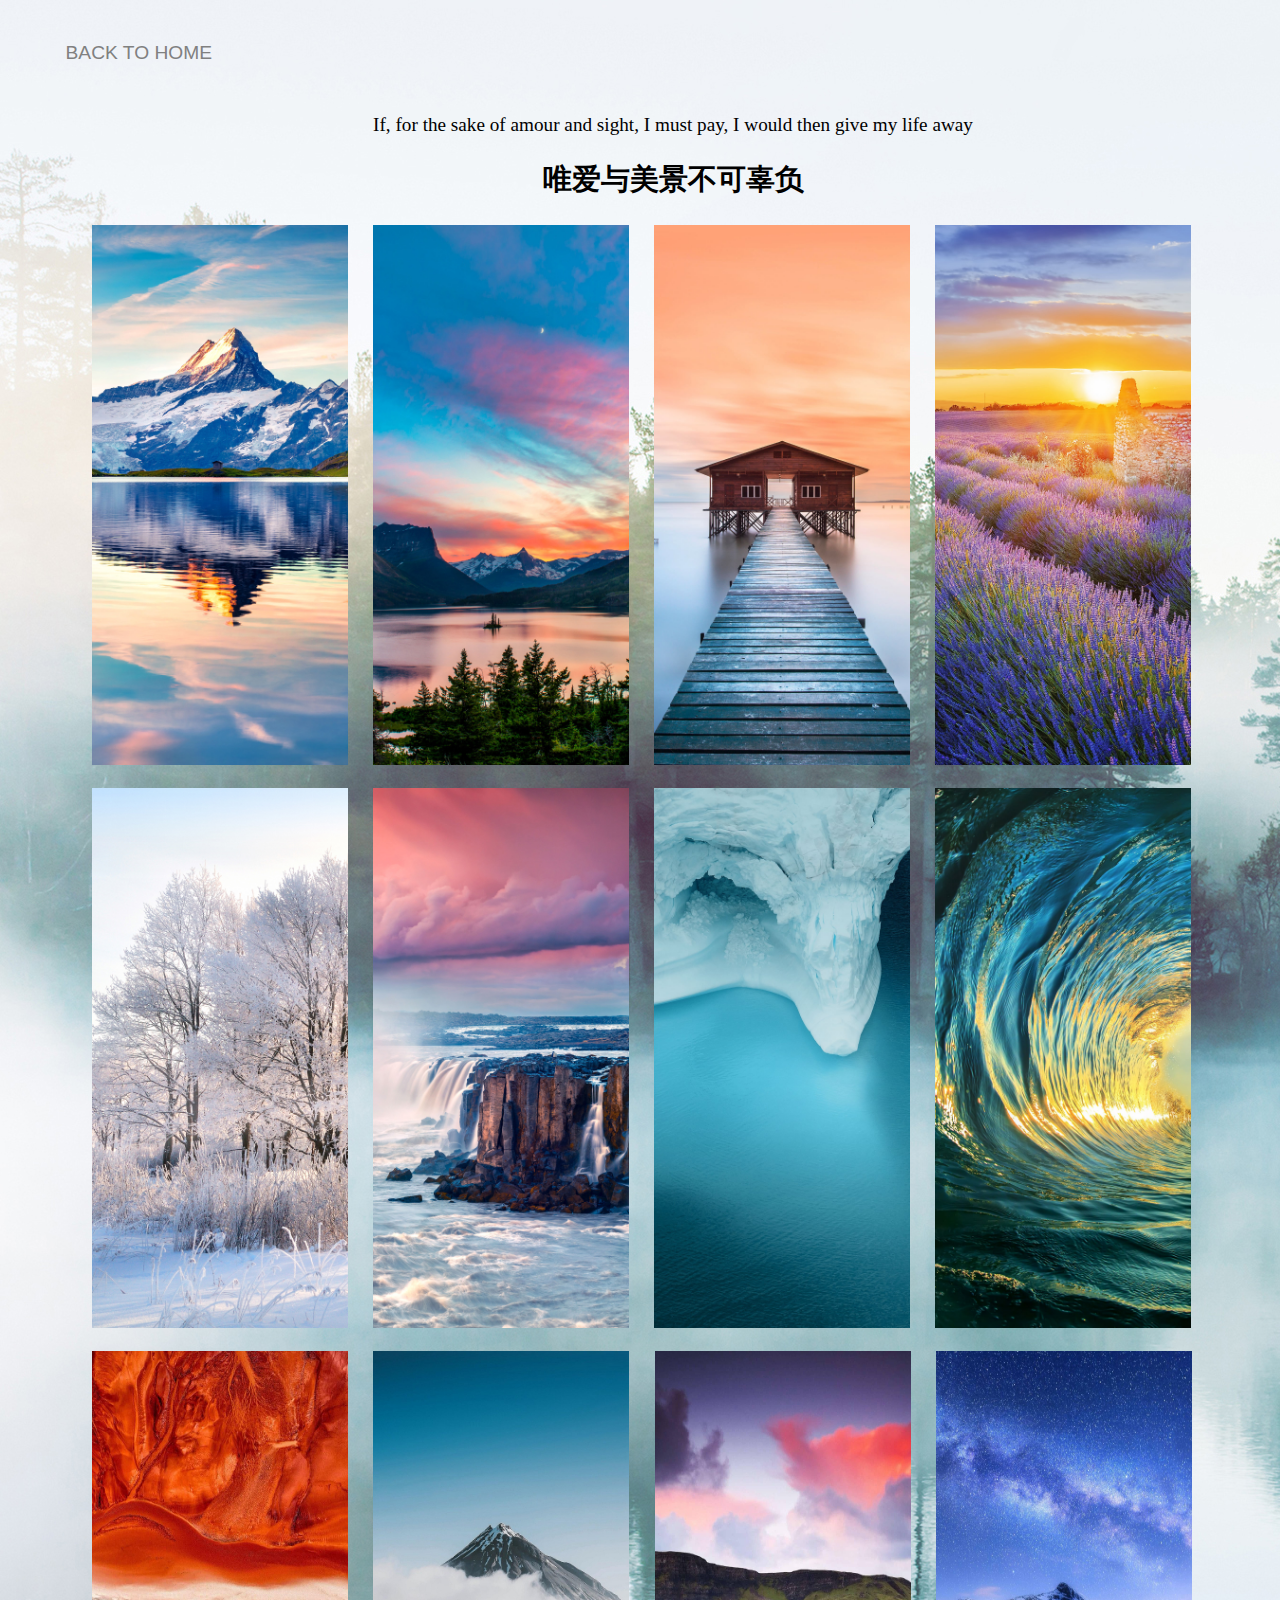
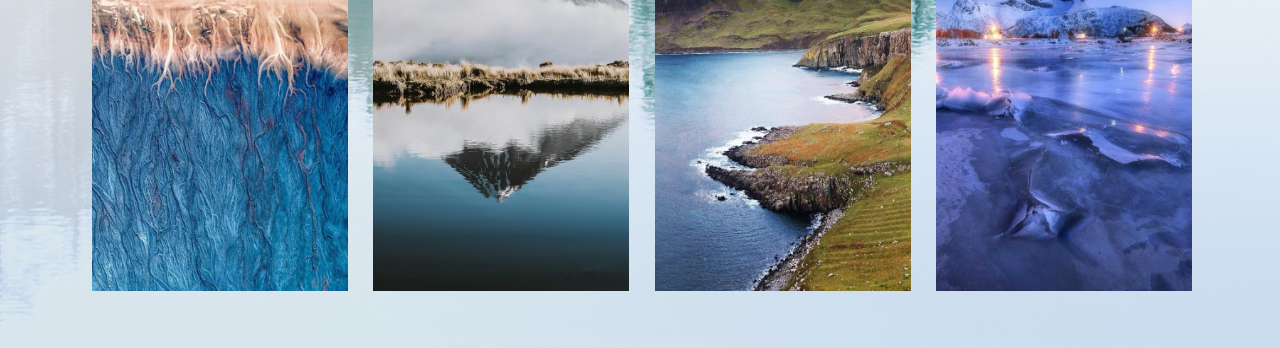
<file: web/pics.htm>
<!DOCTYPE html>
<html>

<head>
    <meta charset="utf-8">
    <title>我收藏的精美壁纸</title>
    <link rel="stylesheet" type="text/css" href="../css/mypics.css">
</head>

<body>
    </br>
    <p align="left"><a href="../index.htm">&emsp;&emsp;&emsp;BACK TO HOME</a></p>
    <div class="two">
        <p>If, for the sake of amour and sight, I must pay, I would then give my life away</p>
        <h2>唯爱与美景不可辜负</h2>
    </div>
    <div class="three">
        &emsp;&emsp;&emsp;
        <a href="../images/bigpicture_01_11.jpg" target="_blank">
            <img class="pichover" src="../images/bigpicture_01_11.jpg">
        </a>
        &emsp;
        <a href="../images/bigpicture_01_12.jpg" target="_blank">
            <img class="pichover" src="../images/bigpicture_01_12.jpg">
        </a>
        &emsp;
        <a href="../images/bigpicture_01_14.jpg" target="_blank">
            <img class="pichover" src="../images/bigpicture_01_14.jpg">
        </a>
        &emsp;
        <a href="../images/bigpicture_01_4.jpg" target="_blank">
            <img class="pichover" src="../images/bigpicture_01_4.jpg">
        </a>
        </br></br>
        &emsp;&emsp;&emsp;
        <a href="../images/bigpicture_01_5.jpg" target="_blank">
            <img class="pichover" src="../images/bigpicture_01_5.jpg">
        </a>
        &emsp;
        <a href="../images/bigpicture_01_7.jpg" target="_blank">
            <img class="pichover" src="../images/bigpicture_01_7.jpg">
        </a>
        &emsp;
        <a href="../images/bigpicture_01_8.jpg" target="_blank">
            <img class="pichover" src="../images/bigpicture_01_8.jpg">
        </a>
        &emsp;
        <a href="../images/bigpicture_01_9.jpg" target="_blank">
            <img class="pichover" src="../images/bigpicture_01_9.jpg">
        </a>
        </br></br>
        &emsp;&emsp;&emsp;
        <a href="../images/magazine-unlock-01-2.3.1371-_A8E6EB561D4B1E85AAC9FA6C98AFC431.jpg" target="_blank">
            <img width="256px" class="pichover" src="../images/magazine-unlock-01-2.3.1371-_A8E6EB561D4B1E85AAC9FA6C98AFC431.jpg">
        </a>
        &emsp;
        <a href="../images/magazine-unlock-01-2.3.1371-_C5CAEBE4F47D90B66C8046BD626B40BE.jpg" target="_blank">
            <img width="256px" class="pichover" src="../images/magazine-unlock-01-2.3.1371-_C5CAEBE4F47D90B66C8046BD626B40BE.jpg">
        </a>
        &emsp;
        <a href="../images/magazine-unlock-01-2.3.1371-_DCA09734651808946D5A3684B314B49B.jpg" target="_blank">
            <img width="256px" class="pichover" src="../images/magazine-unlock-01-2.3.1371-_DCA09734651808946D5A3684B314B49B.jpg">
        </a>
        &emsp;
        <a href="../images/magazine-unlock-01-2.3.1375-_a4778718f89846e6bd6e83beb5d1c046.jpg" target="_blank">
            <img width="256px" class="pichover" src="../images/magazine-unlock-01-2.3.1375-_a4778718f89846e6bd6e83beb5d1c046.jpg">
        </a>
        </br></br>
    </div>
</body>

</html>
</file>
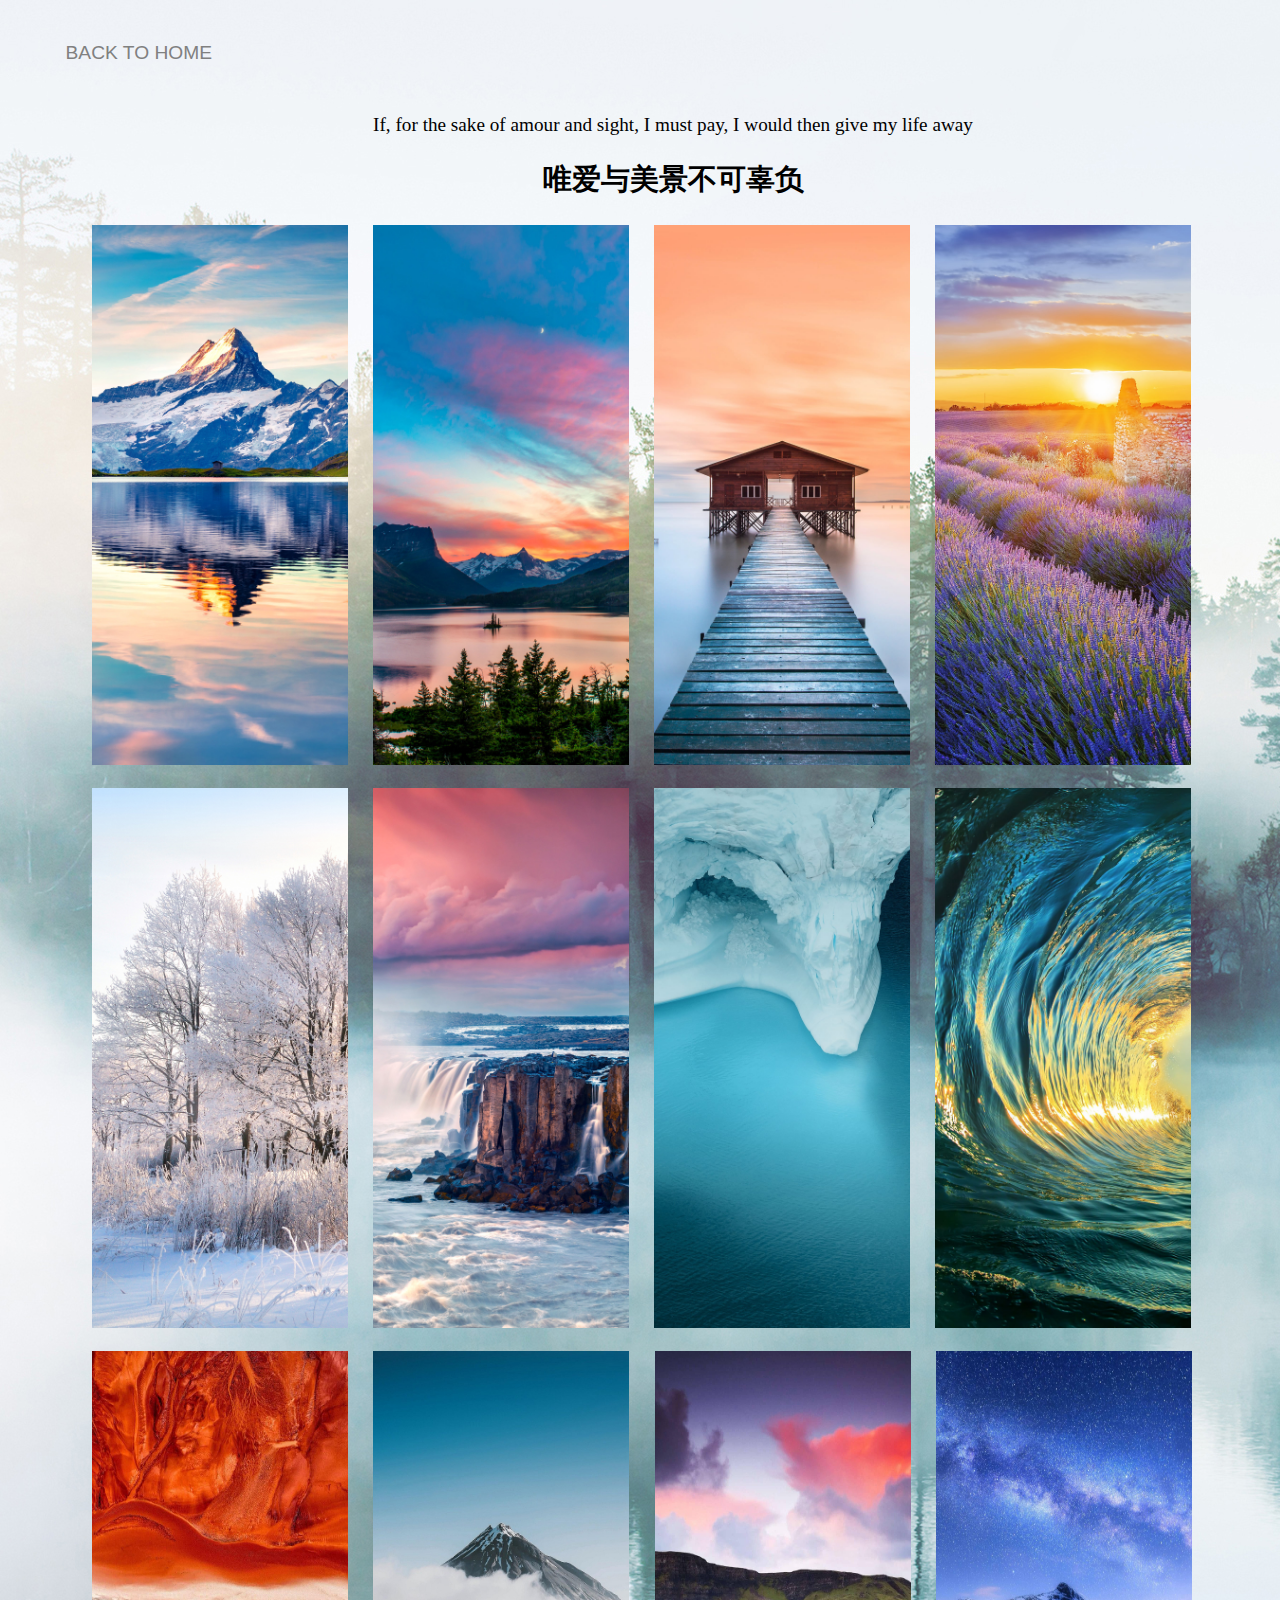
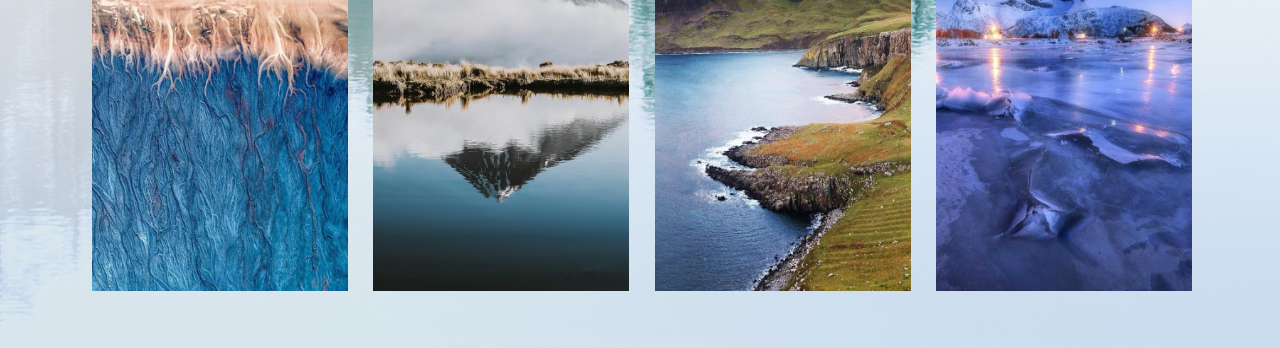
<file: web/pics.html>
<!DOCTYPE html>
<html>

<head>
    <meta charset="utf-8">
    <title>我收藏的精美壁纸</title>
    <link rel="stylesheet" type="text/css" href="../css/mypics.css">
</head>

<body>
    </br>
    <p align="left"><a href="../index.html">&emsp;&emsp;&emsp;BACK TO HOME</a></p>
    <div class="two">
        <p>If, for the sake of amour and sight, I must pay, I would then give my life away</p>
        <h2>唯爱与美景不可辜负</h2>
    </div>
    <div class="three">
        &emsp;&emsp;&emsp;
        <a href="../images/bigpicture_01_11.jpg" target="_blank">
            <img class="pichover" src="../images/bigpicture_01_11.jpg">
        </a>
        &emsp;
        <a href="../images/bigpicture_01_12.jpg" target="_blank">
            <img class="pichover" src="../images/bigpicture_01_12.jpg">
        </a>
        &emsp;
        <a href="../images/bigpicture_01_14.jpg" target="_blank">
            <img class="pichover" src="../images/bigpicture_01_14.jpg">
        </a>
        &emsp;
        <a href="../images/bigpicture_01_4.jpg" target="_blank">
            <img class="pichover" src="../images/bigpicture_01_4.jpg">
        </a>
        </br></br>
        &emsp;&emsp;&emsp;
        <a href="../images/bigpicture_01_5.jpg" target="_blank">
            <img class="pichover" src="../images/bigpicture_01_5.jpg">
        </a>
        &emsp;
        <a href="../images/bigpicture_01_7.jpg" target="_blank">
            <img class="pichover" src="../images/bigpicture_01_7.jpg">
        </a>
        &emsp;
        <a href="../images/bigpicture_01_8.jpg" target="_blank">
            <img class="pichover" src="../images/bigpicture_01_8.jpg">
        </a>
        &emsp;
        <a href="../images/bigpicture_01_9.jpg" target="_blank">
            <img class="pichover" src="../images/bigpicture_01_9.jpg">
        </a>
        </br></br>
        &emsp;&emsp;&emsp;
        <a href="../images/magazine-unlock-01-2.3.1371-_A8E6EB561D4B1E85AAC9FA6C98AFC431.jpg" target="_blank">
            <img width="256px" class="pichover" src="../images/magazine-unlock-01-2.3.1371-_A8E6EB561D4B1E85AAC9FA6C98AFC431.jpg">
        </a>
        &emsp;
        <a href="../images/magazine-unlock-01-2.3.1371-_C5CAEBE4F47D90B66C8046BD626B40BE.jpg" target="_blank">
            <img width="256px" class="pichover" src="../images/magazine-unlock-01-2.3.1371-_C5CAEBE4F47D90B66C8046BD626B40BE.jpg">
        </a>
        &emsp;
        <a href="../images/magazine-unlock-01-2.3.1371-_DCA09734651808946D5A3684B314B49B.jpg" target="_blank">
            <img width="256px" class="pichover" src="../images/magazine-unlock-01-2.3.1371-_DCA09734651808946D5A3684B314B49B.jpg">
        </a>
        &emsp;
        <a href="../images/magazine-unlock-01-2.3.1375-_a4778718f89846e6bd6e83beb5d1c046.jpg" target="_blank">
            <img width="256px" class="pichover" src="../images/magazine-unlock-01-2.3.1375-_a4778718f89846e6bd6e83beb5d1c046.jpg">
        </a>
        </br></br>
    </div>
</body>

</html>
</file>
<file: css/myindex.css>
a{
    text-decoration-line: none;
    font-family:Impact, Haettenschweiler, 'Arial Narrow Bold', sans-serif
}
a:link{color:gray}

#heade{
    font-family: 'Courier New', Courier, monospace;
    color:azure;
    font-size: larger;
    text-align:center;
}
#headf{
    font-family: 'Courier New', Courier, monospace;
    font-size: medium;
    color:black;
    text-align: right;
    float:right;
    padding:10px;
    width: 210px;
    height:590px;
    background-color:#eee;
}
#pic{
    float:left;
    padding:10px;
    font-size: medium;
    height:500px;
    width: 1200px;
}

#tex{
    float:left;
    padding:2px;
    font-family: 'Courier New', Courier, monospace;
    color:#eee;
    font-size: medium;
    height:90px;
    width: 1200px;
}

.pichover{
    height:500px;
    border-style: hidden;
    border-width: 1.5px;
    transition-duration: 0.5s;
}
.pichover:hover{
    transform: scale(1.05);
    border-style:solid;
    border-color:lightblue;
}

.otherpages{
    font-size: larger;
    font-family: 'Gill Sans', 'Gill Sans MT', Calibri, 'Trebuchet MS', sans-serif;
}
</file>
<file: css/mygame.css>
a{
    text-decoration-line: none;
    font-family:Impact, Haettenschweiler, 'Arial Narrow Bold', sans-serif;
    font-size:larger
}
a:link{color:gray}

body{
    background:url("../images/bg5.jpg")
}

.one{
    margin: auto;
    width:1300px;
}

.two{
    margin:auto;
    width:1300px;
    border-left:5px solid darkblue;
    font-family: KaiTi;
    font-size: larger;
    padding: 1px;

}

.three{
    margin:auto;
    width:1300px;
    border-right:5px solid darkblue;
    font-family: KaiTi;
    font-size: larger;

    padding: 1px;
}

.pr{
    text-align: center;
    font-family: KaiTi;
}
</file>
<file: css/mymovies.css>
a{
    text-decoration-line: none;
    font-family:Impact, Haettenschweiler, 'Arial Narrow Bold', sans-serif;
    font-size:larger
}
a:link{color:gray}

body{
    background:url("../images/bg6.jpg")
}

h1{
    font-family: KaiTi;
    text-align:center;
}

h2{
    font-family: 'Times New Roman', Times, serif;
}
.one{
    width:1300px;
    padding:15px;
    margin:auto;
    display: flex;

}

.left{
    width:200px;
    float:left;
}

.right{
    width:200px;
    float:right;
}
.text{
    width: 1050px;
    margin:auto;
    font-size: larger;
    font-family:KaiTi;
}
</file>
<file: css/mymusic.css>
a{
    text-decoration-line: none;
    font-family:Impact, Haettenschweiler, 'Arial Narrow Bold', sans-serif
}
a:link{color:gray}

body{
    background:url("../images/bg4.jpg");
}

.one{
    height: 1500px;
    width:1300px;
    background:url("../images/timg0.jpg");
    margin: auto;
    background-repeat: no-repeat;
    size:medium;
    font-family: KaiTi;
    text-align: center;
    color:#eee;
    padding:15px;
}

.two{
    height: 160px;
    width:1200px;
    margin: auto;
    font-size:larger;
    font-family: 'Segoe UI', Tahoma, Geneva, Verdana, sans-serif;
    text-align: center;
    color:black;
    padding:15px;
}

.music{
    height:50px;
    width:1100px;
    text-align:right;
    font-size: x-large;
}
</file>
<file: css/mypics.css>
a{
    text-decoration-line: none;
    font-family:Impact, Haettenschweiler, 'Arial Narrow Bold', sans-serif;
    font-size:larger;
}
a:link{color:gray}

body{
    background-color:#bbb;
    background:url("../images/bg3.jpg");
    background-repeat: repeat;
}

.two{
    height: 100px;
    width:1300px;
    margin: auto;
    font-size:larger;
    text-align: center;
    font-family:KaiTi; 
    text-align: center;
    color:black;
    padding:15px;
}

.three{
    width:1200px;
    height:1700px;
    margin:auto;
    padding:15px;
}

.pichover{
    height:540px;
    border-style: hidden;
    border-width: 1.5px;
    transition-duration: 0.5s;
}
.pichover:hover{
    transform: scale(1.05);
    border-style:solid;
    border-color:lightblue;
}
</file>
